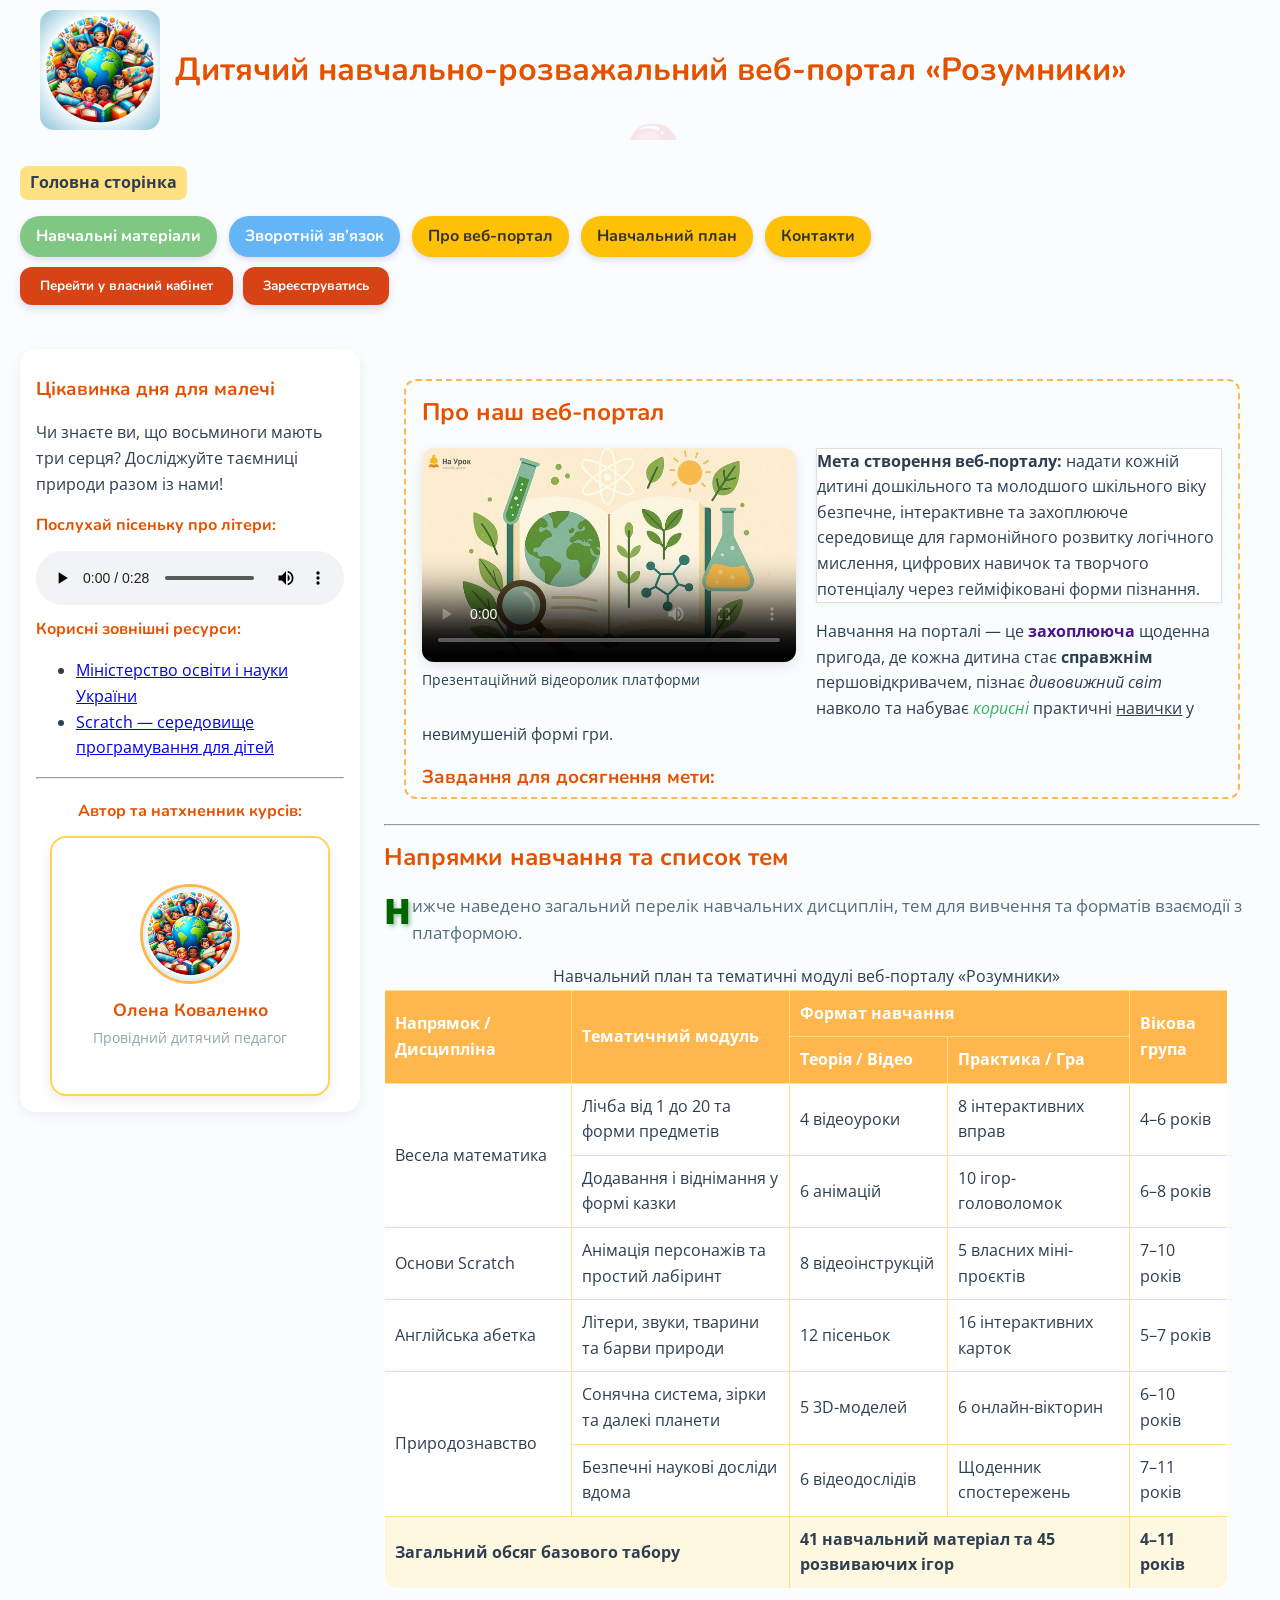
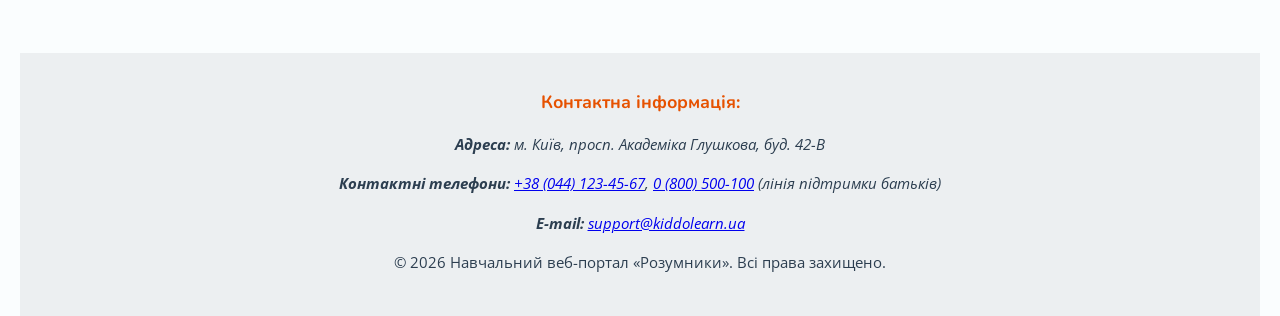
<file: index.html>
<!DOCTYPE html>
<html lang="uk">
<head>
    <meta charset="UTF-8">
    <meta name="viewport" content="width=device-width, initial-scale=1.0">
    <meta name="description" content="Дитячий освітній портал: інтерактивні курси, навчальні матеріали та корисні ресурси для розвитку дітей.">
    <title>Розумники — Веб-портал для навчання дітей</title>

    <link rel="stylesheet" href="css/style.css">
    <!-- Внутрішня таблиця стилів -->
    <style>
        .page-badge {
            display: inline-block;
            background: #FFE082;
            padding: 4px 10px;
            border-radius: 8px;
            font-weight: bold;
        }

        body.theme-night .page-badge {
            background-color: #1E293B;       /* Темно-синій фон плашки */
            color: #FFD54F;                  /* Чіткий золотисто-жовтий текст */
            border: 1px solid #FFB74D;       /* Акуратна тепла рамка */
            box-shadow: 0 0 10px rgba(255, 183, 77, 0.25); /* Легке приємне неонове світіння */
        }
    </style>

    <script defer src="js/index.js"></script>
</head>
<body>

    <!-- ШАПКА САЙТУ (HEADER) -->
    <header>
        <div class="brand-header">
            <!-- Назва та логотип веб-порталу -->
            <img src="assets/images/logo.jpg" alt="Логотип дитячого навчального порталу Розумники" width="120" height="120" loading="eager">
            <h1>Дитячий навчально-розважальний веб-портал «Розумники»</h1>
        </div>

        <p><span class="page-badge">Головна сторінка</span></p>

        <!-- Навігаційне меню (NAV) -->
        <nav>
            <ul>
                <li><a href="courses.html">Навчальні матеріали</a></li>
                <li><a href="feedback.html">Зворотній зв’язок</a></li>
                <!-- 2 якірні посилання на складові документу -->
                <li><a href="#about">Про веб-портал</a></li>
                <li><a href="#study-plan">Навчальний план</a></li>
                <li><a href="#contacts">Контакти</a></li>
            </ul>
        </nav>

        <!-- Кнопки переходу -->
        <div>
            <button type="button" onclick="alert('Перехід у власний кабінет')">Перейти у власний кабінет</button>
            <button type="button" onclick="alert('Реєстрація нового користувача')">Зареєструватись</button>
        </div>
    </header>

    <hr>

    <!-- БІЧНА ПАНЕЛЬ (ASIDE) -->
    <aside>
        <h3>Цікавинка дня для малечі</h3>
        <p>Чи знаєте ви, що восьминоги мають три серця? Досліджуйте таємниці природи разом із нами!</p>
        
        <!-- Мультимедіа: аудіо -->
        <h4>Послухай пісеньку про літери:</h4>
        <audio controls>
            <source src="assets/audio/Alphabet-Song.mp3" type="audio/mpeg">
            Ваш браузер не підтримує аудіоелемент.
        </audio>

        <!-- 2 зовнішні посилання -->
        <h4>Корисні зовнішні ресурси:</h4>
        <ul>
            <li>
                <a href="https://mon.gov.ua/" target="_blank" rel="noopener noreferrer">Міністерство освіти і науки України</a>
            </li>
            <li>
                <a href="https://scratch.mit.edu/" target="_blank" rel="noopener noreferrer">Scratch — середовище програмування для дітей</a>
            </li>
        </ul>

        <!-- Блок автора курсу з 3D фліп-картою -->
        <hr>
        <div class="author-section">
            <h4>Автор та натхненник курсів:</h4>
            <div class="flip-card" id="authorCard">
                <div class="flip-card-inner">
                    <!-- Передня сторона (зображення та ім'я) -->
                    <div class="flip-card-front">
                        <img src="assets/images/logo.jpg" alt="Олена Коваленко — автор курсів" class="author-photo" width="100" height="100">
                        <p class="author-name">Олена Коваленко</p>
                        <span class="author-title">Провідний дитячий педагог</span>
                    </div>
                    <!-- Зворотна сторона (девіз / цитата) -->
                    <div class="flip-card-back">
                        <h5>Життєве кредо:</h5>
                        <blockquote class="author-quote">
                            «Навчання має бути захоплюючою грою, яка відкриває крила природній допитливості дитини!»
                        </blockquote>
                        <p class="author-signature">— О. І. Коваленко</p>
                    </div>
                </div>
            </div>
        </div>
    </aside>

    <hr>

    <!-- ОСНОВНИЙ КОНТЕНТ (MAIN) -->
    <main>

        <!-- СТАТТЯ (ARTICLE): Мета та завдання -->
        <article id="about">
            <h2>Про наш веб-портал</h2>

            <figure class="media-left">
                <video controls poster="assets/images/course-nature.jpg" width="320" height="180">
                    <source src="assets/video/intro.mp4" type="video/mp4">
                    Ваш браузер не підтримує тег video.
                </video>
                <figcaption>Презентаційний відеоролик платформи</figcaption>
            </figure>

            <p>
                <strong>Мета створення веб-порталу:</strong> надати кожній дитині дошкільного та молодшого шкільного віку безпечне, інтерактивне та захоплююче середовище для гармонійного розвитку логічного мислення, цифрових навичок та творчого потенціалу через гейміфіковані форми пізнання.
            </p>

            <!-- Обов'язкове речення зі стилізацією тегами span, i, b, em, u -->
            <p>
                Навчання на порталі — це <span>захоплююча</span> щоденна пригода, де кожна дитина стає <b>справжнім</b> першовідкривачем, пізнає <i>дивовижний світ</i> навколо та набуває <em>корисні</em> практичні <u>навички</u> у невимушеній формі гри.
            </p>

            <h3 class="tasks-title">Завдання для досягнення мети:</h3>
            <!-- Перелік завдань (не менше 3-х ненумерованих) -->
            <ul class="tasks-list">
                <li>Формування математичної грамотності та просторової уяви за допомогою логічних задач і головоломок.</li>
                <li>Ознайомлення дітей з основами візуального програмування та алгоритмізації на ранніх етапах розвитку.</li>
                <li>Стимулювання інтересу до вивчення іноземних мов через інтерактивні аудіоказки та пісні.</li>
                <li>Забезпечення психологічно безпечного цифрового простору без нав'язливої реклами та стресового оцінювання.</li>
            </ul>
        </article>

        <hr>

        <!-- СТАТТЯ (ARTICLE): Таблиця навчального плану -->
        <article id="study-plan">
            <h2>Напрямки навчання та список тем</h2>
            <p>Нижче наведено загальний перелік навчальних дисциплін, тем для вивчення та форматів взаємодії з платформою.</p>

            <!-- ТАБЛИЦЯ: caption, thead, tbody, tfoot, 7 рядків, 5 стовпців, 4 об'єднані комірки (rowspan і colspan) -->
             <div class="table-wrap">
                <table border="1" cellpadding="8" cellspacing="0">
                    <caption>Навчальний план та тематичні модулі веб-порталу «Розумники»</caption>
                    <thead>
                        <tr>
                            <th rowspan="2">Напрямок / Дисципліна</th>
                            <th rowspan="2">Тематичний модуль</th>
                            <th colspan="2">Формат навчання</th>
                            <th rowspan="2">Вікова група</th>
                        </tr>
                        <tr>
                            <th>Теорія / Відео</th>
                            <th>Практика / Гра</th>
                        </tr>
                    </thead>
                    <tbody>
                        <tr>
                            <td rowspan="2">Весела математика</td>
                            <td>Лічба від 1 до 20 та форми предметів</td>
                            <td>4 відеоуроки</td>
                            <td>8 інтерактивних вправ</td>
                            <td>4–6 років</td>
                        </tr>
                        <tr>
                            <td>Додавання і віднімання у формі казки</td>
                            <td>6 анімацій</td>
                            <td>10 ігор-головоломок</td>
                            <td>6–8 років</td>
                        </tr>
                        <tr>
                            <td>Основи Scratch</td>
                            <td>Анімація персонажів та простий лабіринт</td>
                            <td>8 відеоінструкцій</td>
                            <td>5 власних міні-проєктів</td>
                            <td>7–10 років</td>
                        </tr>
                        <tr>
                            <td>Англійська абетка</td>
                            <td>Літери, звуки, тварини та барви природи</td>
                            <td>12 пісеньок</td>
                            <td>16 інтерактивних карток</td>
                            <td>5–7 років</td>
                        </tr>
                        <tr>
                            <td rowspan="2">Природознавство</td>
                            <td>Сонячна система, зірки та далекі планети</td>
                            <td>5 3D-моделей</td>
                            <td>6 онлайн-вікторин</td>
                            <td>6–10 років</td>
                        </tr>
                        <tr>
                            <td>Безпечні наукові досліди вдома</td>
                            <td>6 відеодослідів</td>
                            <td>Щоденник спостережень</td>
                            <td>7–11 років</td>
                        </tr>
                    </tbody>
                    <tfoot>
                        <tr>
                            <th colspan="2">Загальний обсяг базового табору</th>
                            <td colspan="2">41 навчальний матеріал та 45 розвиваючих ігор</td>
                            <td>4–11 років</td>
                        </tr>
                    </tfoot>
                </table>
            </div>
        </article>

    </main>

    <hr>

    <!-- ПІДВАЛ (FOOTER) -->
    <footer id="contacts" tabindex="0">
        <h3>Контактна інформація:</h3>
        <address>
            <p><strong>Адреса:</strong> м. Київ, просп. Академіка Глушкова, буд. 42-В</p>
            <p><strong>Контактні телефони:</strong> <a href="tel:+380441234567">+38 (044) 123-45-67</a>, <a href="tel:+380800500100">0 (800) 500-100</a> (лінія підтримки батьків)</p>
            <p><strong>E-mail:</strong> <a href="mailto:support@kiddolearn.ua">support@kiddolearn.ua</a></p>
        </address>
        <p>&copy; 2026 Навчальний веб-портал «Розумники». Всі права захищено.</p>
    </footer>

</body>
</html>
</file>
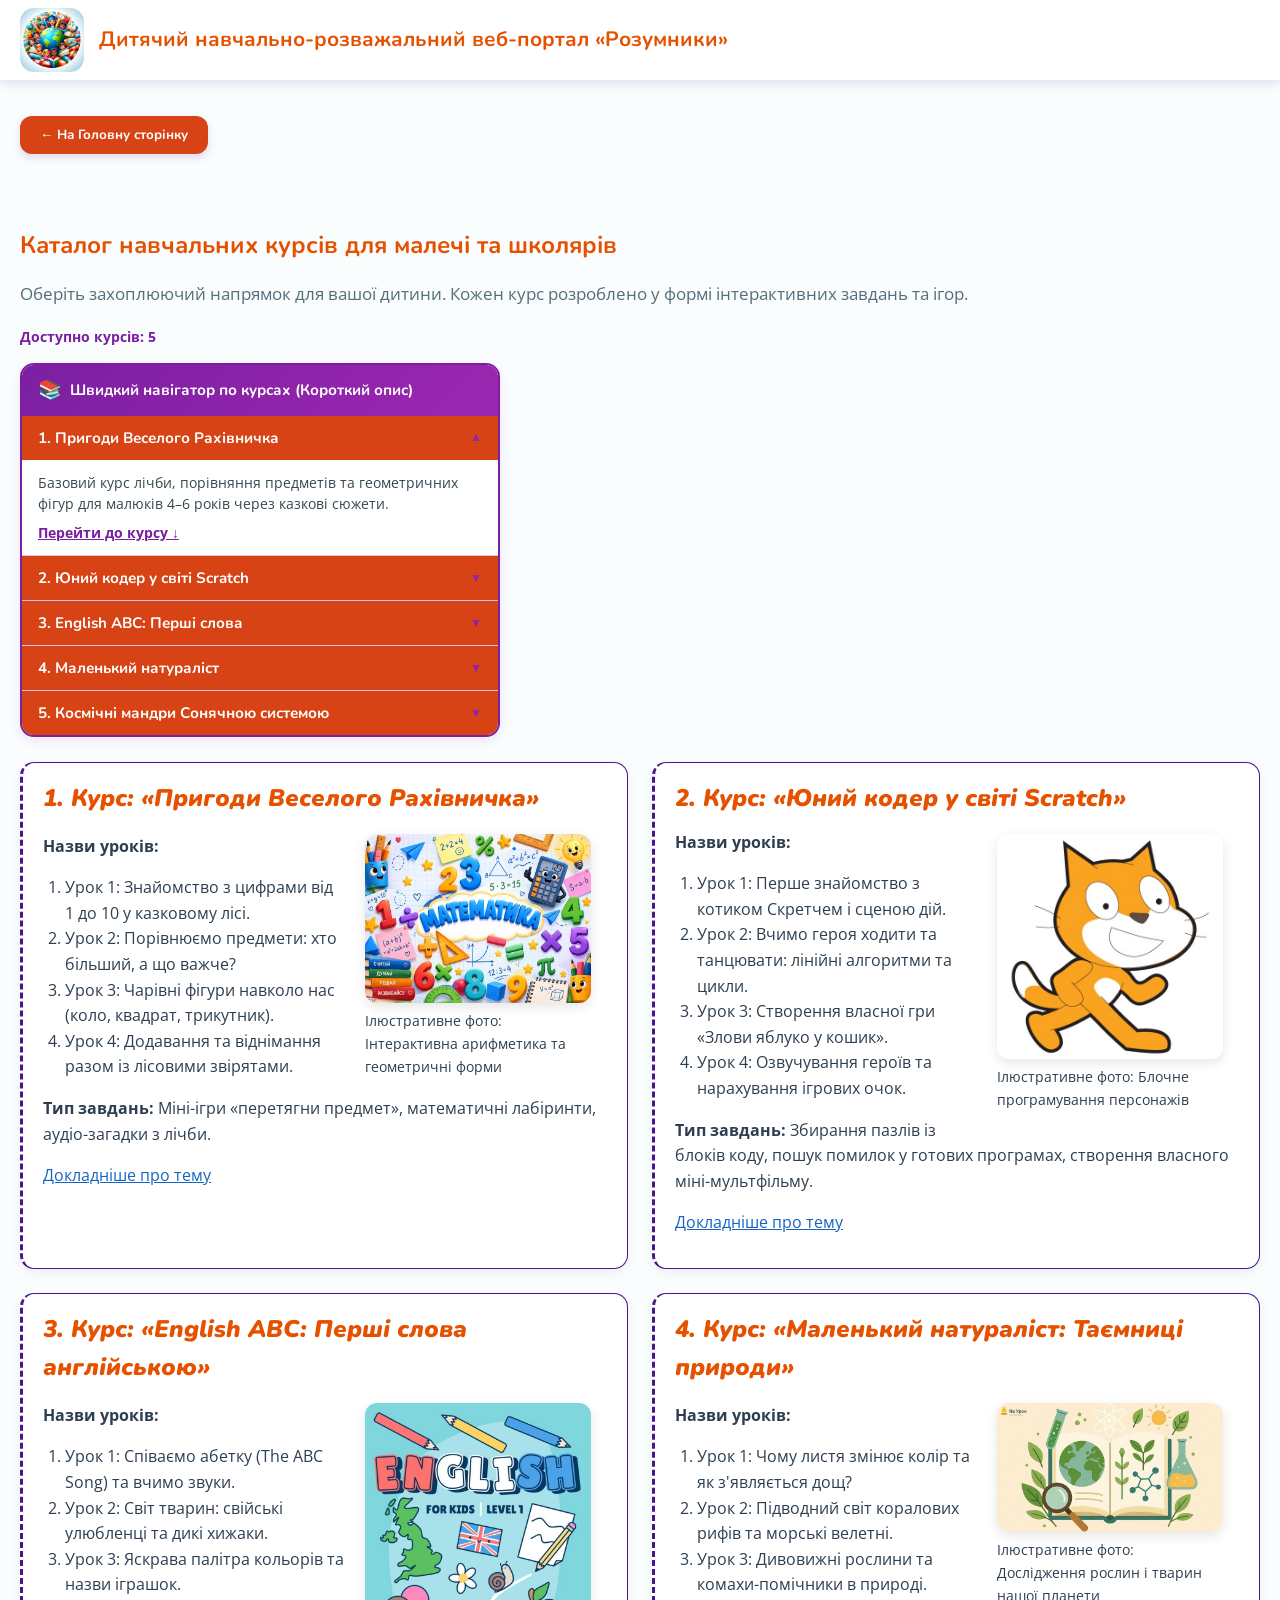
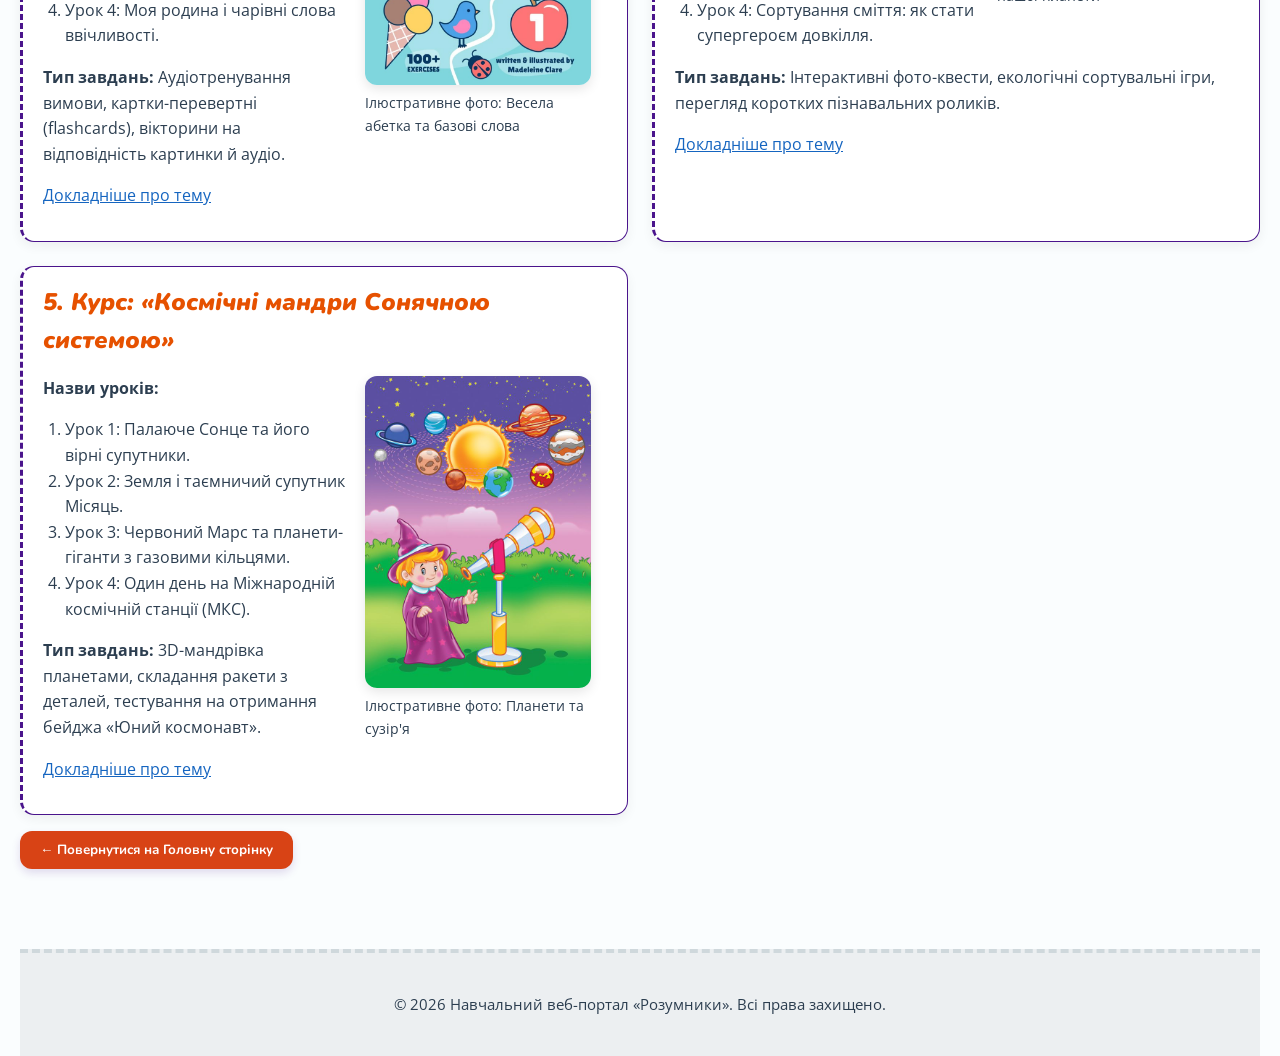
<file: courses.html>
<!DOCTYPE html>
<html lang="uk">
<head>
    <meta charset="UTF-8">
    <meta name="viewport" content="width=device-width, initial-scale=1.0">
    <meta name="description" content="Каталог навчальних курсів для дітей: програмування, іноземні мови, логіка та творчі заняття.">
    <title>Наші курси — Веб-портал «Розумники»</title>

    <link rel="stylesheet" href="css/style.css">
    <!-- Внутрішня таблиця стилів -->
    <style>
        .courses-counter {
            font-size: 0.9rem;
            color: #7B1FA2;
            font-weight: 700;
        }
    </style>

    <script defer src="js/courses.js"></script>
</head>
<body class="page-courses">

    <!-- ШАПКА СТОРІНКИ -->
    <header>
        <div>
            <img src="assets/images/logo.jpg" alt="Логотип дитячого навчального порталу Розумники" width="120" height="120" loading="eager">
            <h1>Дитячий навчально-розважальний веб-портал «Розумники»</h1>
        </div>
        
        <p>
            <a href="index.html">
                <button type="button">&larr; На Головну сторінку</button>
            </a>
        </p>
    </header>

    <!-- ОСНОВНА ЧАСТИНА -->
    <main>
        <h2>Каталог навчальних курсів для малечі та школярів</h2>
        <p>Оберіть захоплюючий напрямок для вашої дитини. Кожен курс розроблено у формі інтерактивних завдань та ігор.</p>
        <p class="courses-counter">Доступно курсів: 5</p>
        
            <!-- Інтерактивний акордеон у верхньому лівому куті (Вимога варіанта 4) -->
            <div class="courses-accordion-wrapper">
                <div class="accordion" id="coursesAccordion">
                    <div class="accordion-title">
                        <span class="accordion-icon">📚</span>
                        <strong>Швидкий навігатор по курсах (Короткий опис)</strong>
                    </div>

                    <!-- Елемент акордеона 1 -->
                    <div class="accordion-item">
                        <button type="button" class="accordion-header" aria-expanded="false">
                            <span>1. Пригоди Веселого Рахівничка</span>
                            <span class="chevron">▼</span>
                        </button>
                        <div class="accordion-body">
                            <div class="accordion-content">
                                <p>Базовий курс лічби, порівняння предметів та геометричних фігур для малюків 4–6 років через казкові сюжети.</p>
                                <a href="#course-1" class="accordion-link">Перейти до курсу &darr;</a>
                            </div>
                        </div>
                    </div>

                    <!-- Елемент акордеона 2 -->
                    <div class="accordion-item">
                        <button type="button" class="accordion-header" aria-expanded="false">
                            <span>2. Юний кодер у світі Scratch</span>
                            <span class="chevron">▼</span>
                        </button>
                        <div class="accordion-body">
                            <div class="accordion-content">
                                <p>Візуальне блочне програмування, створення анімацій, перших інтерактивних лабіринтів та міні-ігор на платформі Scratch.</p>
                                <a href="#course-2" class="accordion-link">Перейти до курсу &darr;</a>
                            </div>
                        </div>
                    </div>

                    <!-- Елемент акордеона 3 -->
                    <div class="accordion-item">
                        <button type="button" class="accordion-header" aria-expanded="false">
                            <span>3. English ABC: Перші слова</span>
                            <span class="chevron">▼</span>
                        </button>
                        <div class="accordion-body">
                            <div class="accordion-content">
                                <p>Англійська абетка, перші тематичні слова (тварини, кольори, родина) та аудіо-тренажери правильної вимови.</p>
                                <a href="#course-3" class="accordion-link">Перейти до курсу &darr;</a>
                            </div>
                        </div>
                    </div>

                    <!-- Елемент акордеона 4 -->
                    <div class="accordion-item">
                        <button type="button" class="accordion-header" aria-expanded="false">
                            <span>4. Маленький натураліст</span>
                            <span class="chevron">▼</span>
                        </button>
                        <div class="accordion-body">
                            <div class="accordion-content">
                                <p>Пізнавальні уроки про явища природи, підводний світ, екологію, сортування сміття та безпечні домашні досліди.</p>
                                <a href="#course-4" class="accordion-link">Перейти до курсу &darr;</a>
                            </div>
                        </div>
                    </div>

                    <!-- Елемент акордеона 5 -->
                    <div class="accordion-item">
                        <button type="button" class="accordion-header" aria-expanded="false">
                            <span>5. Космічні мандри Сонячною системою</span>
                            <span class="chevron">▼</span>
                        </button>
                        <div class="accordion-body">
                            <div class="accordion-content">
                                <p>Дослідження планет, супутників, зірок і життя космонавтів на Міжнародній космічній станції за допомогою 3D-моделей.</p>
                                <a href="#course-5" class="accordion-link">Перейти до курсу &darr;</a>
                            </div>
                        </div>
                    </div>
                </div>
            </div>

        <section>
            <!-- КУРС 1 -->
            <article id="course-1">
                <h3>1. Курс: «Пригоди Веселого Рахівничка»</h3>
                <figure class="media-right">
                    <img src="assets/images/course-math.jpg" alt="Курс інтерактивної математики" width="240" height="180">
                    <figcaption>Ілюстративне фото: Інтерактивна арифметика та геометричні форми</figcaption>
                </figure>
                <p><strong>Назви уроків:</strong></p>
                <ol>
                    <li>Урок 1: Знайомство з цифрами від 1 до 10 у казковому лісі.</li>
                    <li>Урок 2: Порівнюємо предмети: хто більший, а що важче?</li>
                    <li>Урок 3: Чарівні фігури навколо нас (коло, квадрат, трикутник).</li>
                    <li>Урок 4: Додавання та віднімання разом із лісовими звірятами.</li>
                </ol>
                <p><strong>Тип завдань:</strong> Міні-ігри «перетягни предмет», математичні лабіринти, аудіо-загадки з лічби.</p>
                <p><a href="https://www.khanacademy.org/math/early-math" target="_blank" rel="noopener noreferrer">Докладніше про тему</a></p>
            </article>

            <hr>

            <!-- КУРС 2 -->
            <article id="course-2">
                <h3>2. Курс: «Юний кодер у світі Scratch»</h3>
                <figure class="media-right">
                    <img src="assets/images/course-scratch.jpg" alt="Курс візуального кодування" width="180" height="180">
                    <figcaption>Ілюстративне фото: Блочне програмування персонажів</figcaption>
                </figure>
                <p style="margin-top: 0;"><strong>Назви уроків:</strong></p>
                <ol>
                    <li>Урок 1: Перше знайомство з котиком Скретчем і сценою дій.</li>
                    <li>Урок 2: Вчимо героя ходити та танцювати: лінійні алгоритми та цикли.</li>
                    <li>Урок 3: Створення власної гри «Злови яблуко у кошик».</li>
                    <li>Урок 4: Озвучування героїв та нарахування ігрових очок.</li>
                </ol>
                <p><strong>Тип завдань:</strong> Збирання пазлів із блоків коду, пошук помилок у готових програмах, створення власного міні-мультфільму.</p>
                <p><a href="https://scratch.mit.edu/" target="_blank" rel="noopener noreferrer">Докладніше про тему</a></p>
            </article>

            <hr>

            <!-- КУРС 3 -->
            <article id="course-3">
                <h3>3. Курс: «English ABC: Перші слова англійською»</h3>
                <figure class="media-right">
                    <img src="assets/images/course-english.jpg" alt="Курс англійської для дітей" width="144" height="180">
                    <figcaption>Ілюстративне фото: Весела абетка та базові слова</figcaption>
                </figure>
                <p><strong>Назви уроків:</strong></p>
                <ol>
                    <li>Урок 1: Співаємо абетку (The ABC Song) та вчимо звуки.</li>
                    <li>Урок 2: Світ тварин: свійські улюбленці та дикі хижаки.</li>
                    <li>Урок 3: Яскрава палітра кольорів та назви іграшок.</li>
                    <li>Урок 4: Моя родина і чарівні слова ввічливості.</li>
                </ol>
                <p><strong>Тип завдань:</strong> Аудіотренування вимови, картки-перевертні (flashcards), вікторини на відповідність картинки й аудіо.</p>
                <p><a href="https://learnenglishkids.britishcouncil.org/" target="_blank" rel="noopener noreferrer">Докладніше про тему</a></p>
            </article>

            <hr>

            <!-- КУРС 4 -->
            <article id="course-4">
                <h3>4. Курс: «Маленький натураліст: Таємниці природи»</h3>
                <figure class="media-right">
                    <img src="assets/images/course-nature.jpg" alt="Курс природознавства" width="315" height="180">
                    <figcaption>Ілюстративне фото: Дослідження рослин і тварин нашої планети</figcaption>
                </figure>
                <p><strong>Назви уроків:</strong></p>
                <ol>
                    <li>Урок 1: Чому листя змінює колір та як з'являється дощ?</li>
                    <li>Урок 2: Підводний світ коралових рифів та морські велетні.</li>
                    <li>Урок 3: Дивовижні рослини та комахи-помічники в природі.</li>
                    <li>Урок 4: Сортування сміття: як стати супергероєм довкілля.</li>
                </ol>
                <p><strong>Тип завдань:</strong> Інтерактивні фото-квести, екологічні сортувальні ігри, перегляд коротких пізнавальних роликів.</p>
                <p><a href="https://kids.nationalgeographic.com/" target="_blank" rel="noopener noreferrer">Докладніше про тему</a></p>
            </article>

            <hr>

            <!-- КУРС 5 -->
            <article id="course-5">
                <h3>5. Курс: «Космічні мандри Сонячною системою»</h3>
                <figure class="media-right">
                    <img src="assets/images/course-space.jpg" alt="Курс астрономії для дітей" width="130" height="180">
                    <figcaption>Ілюстративне фото: Планети та сузір'я</figcaption>
                </figure>
                <p><strong>Назви уроків:</strong></p>
                <ol>
                    <li>Урок 1: Палаюче Сонце та його вірні супутники.</li>
                    <li>Урок 2: Земля і таємничий супутник Місяць.</li>
                    <li>Урок 3: Червоний Марс та планети-гіганти з газовими кільцями.</li>
                    <li>Урок 4: Один день на Міжнародній космічній станції (МКС).</li>
                </ol>
                <p><strong>Тип завдань:</strong> 3D-мандрівка планетами, складання ракети з деталей, тестування на отримання бейджа «Юний космонавт».</p>
                <p><a href="https://spaceplace.nasa.gov/" target="_blank" rel="noopener noreferrer">Докладніше про тему</a></p>
            </article>
        </section>

        <p>
            <a href="index.html">
                <button type="button">&larr; Повернутися на Головну сторінку</button>
            </a>
        </p>
    </main>

    <hr>

    <!-- ПІДВАЛ -->
    <footer>
        <p>&copy; 2026 Навчальний веб-портал «Розумники». Всі права захищено.</p>
    </footer>

</body>
</html>
</file>
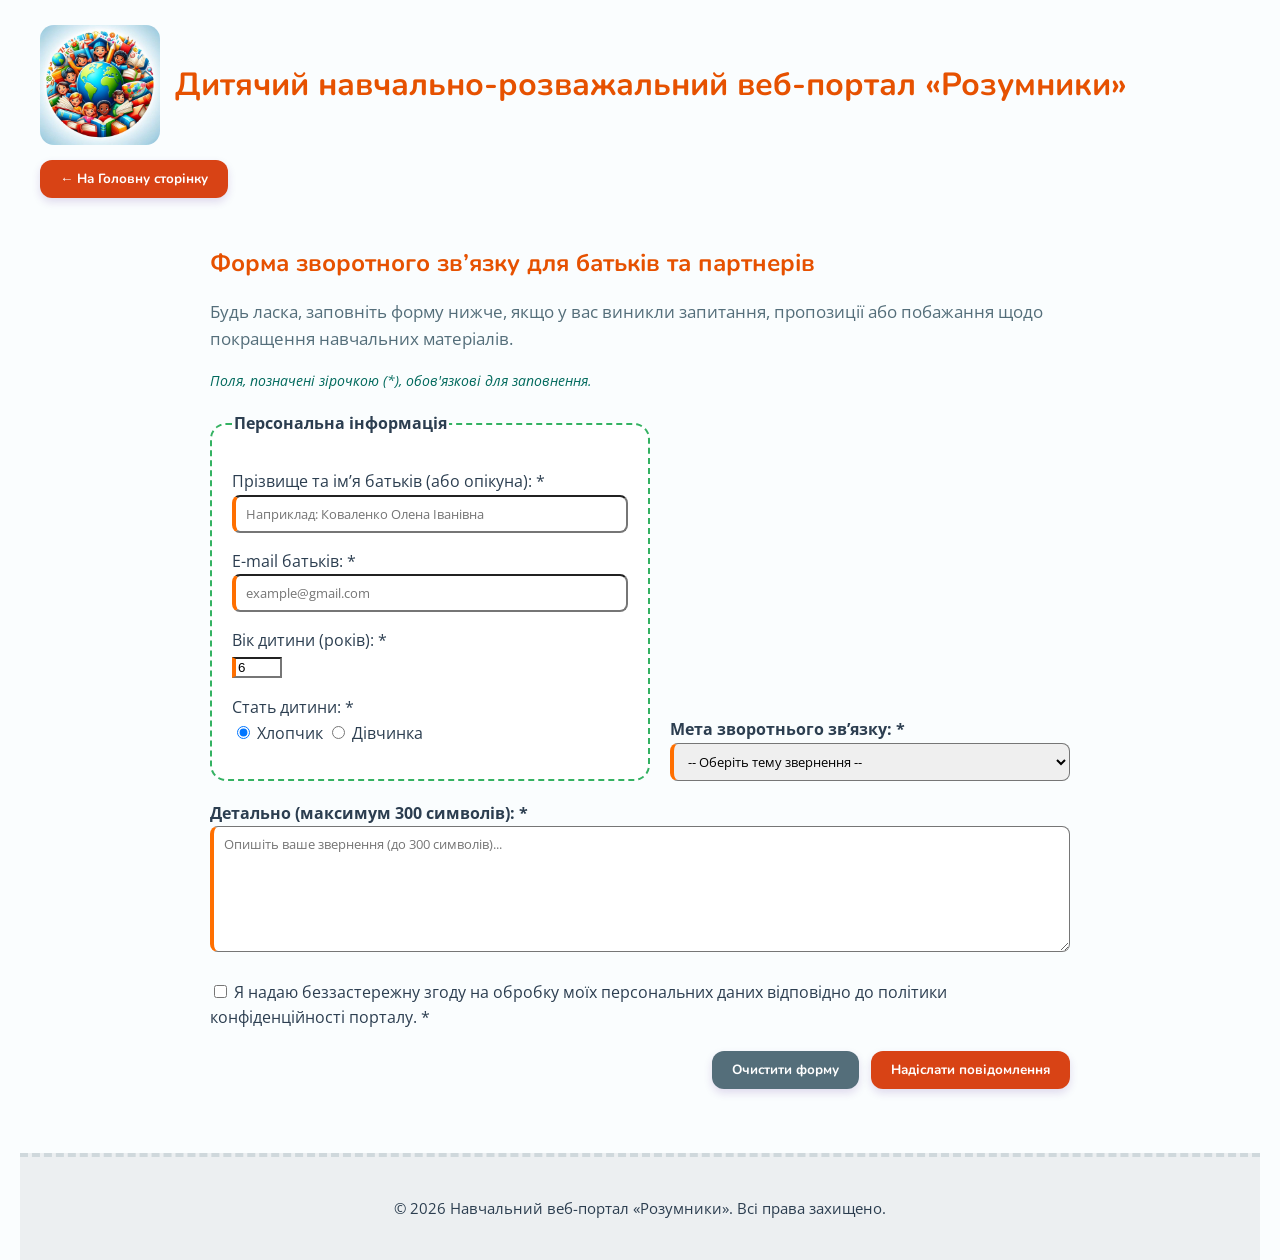
<file: feedback.html>
<!DOCTYPE html>
<html lang="uk">
<head>
    <meta charset="UTF-8">
    <meta name="viewport" content="width=device-width, initial-scale=1.0">
    <meta name="description" content="Форма зворотного зв'язку дитячого навчального порталу. Залиште свій відгук, запитання чи пропозицію.">
    <title>Зворотній зв’язок — Веб-портал «Розумники»</title>

    <link rel="stylesheet" href="css/style.css">
    <!-- Внутрішня таблиця стилів -->
    <style>
        .feedback-help-text {
            color: #00695C;
            font-size: 0.85rem;
            font-style: italic;
        }
    </style>

    <script defer src="js/feedback.js"></script>
</head>
<body class="page-feedback">

    <!-- ШАПКА СТОРІНКИ -->
    <header>
        <div>
            <img src="assets/images/logo.jpg" alt="Логотип дитячого навчального порталу Розумники" width="120" height="120" loading="eager">
            <h1>Дитячий навчально-розважальний веб-портал «Розумники»</h1>
        </div>
        
        <p>
            <a href="index.html">
                <button type="button">← На Головну сторінку</button>
            </a>
        </p>
    </header>

    <hr>

    <!-- ОСНОВНИЙ КОНТЕНТ -->
    <main>
        <h2>Форма зворотного зв’язку для батьків та партнерів</h2>
        <p>Будь ласка, заповніть форму нижче, якщо у вас виникли запитання, пропозиції або побажання щодо покращення навчальних матеріалів.</p>

        <!-- ФОРМА ЗВОРОТНОГО ЗВ'ЯЗКУ -->
        <form action="#" method="post">

            <p class="feedback-help-text">Поля, позначені зірочкою (*), обов'язкові для заповнення.</p>

            <!-- Група полів 1-4: рамка з легендою "Персональна інформація" -->
            <fieldset>
                <legend><strong>Персональна інформація</strong></legend>

                <!-- 1. Прізвище та ім’я батьків -->
                <p>
                    <label for="parent-name">Прізвище та ім’я батьків (або опікуна): *</label><br>
                    <input type="text" id="parent-name" name="parent_name" placeholder="Наприклад: Коваленко Олена Іванівна" size="40" required>
                </p>

                <!-- 2. E-mail батьків -->
                <p>
                    <label for="parent-email">E-mail батьків: *</label><br>
                    <input type="email" id="parent-email" name="parent_email" placeholder="example@gmail.com" size="40" required>
                </p>

                <!-- 3. Вік дитини -->
                <p>
                    <label for="child-age">Вік дитини (років): *</label><br>
                    <input type="number" id="child-age" name="child_age" min="3" max="16" step="1" value="6" required>
                </p>

                <!-- 4. Стать дитини -->
                <p>
                    <span>Стать дитини: *</span><br>
                    <input type="radio" id="gender-boy" name="child_gender" value="хлопчик" checked>
                    <label for="gender-boy">Хлопчик</label>

                    <input type="radio" id="gender-girl" name="child_gender" value="дівчинка">
                    <label for="gender-girl">Дівчинка</label>
                </p>
            </fieldset>

            <br>

            <!-- 5. Випадаючий список "Мета зворотнього зв'язку" -->
            <p class="form-purpose">
                <label for="feedback-purpose"><strong>Мета зворотнього зв’язку: *</strong></label><br>
                <select id="feedback-purpose" name="feedback_purpose" required>
                    <option value="" disabled selected>-- Оберіть тему звернення --</option>
                    <option value="cooperation">співпраця</option>
                    <option value="complaint">скарга на неякісний контент</option>
                    <option value="suggestion">пропозиція</option>
                    <option value="bug">наявність помилки</option>
                </select>
            </p>

            <!-- 6. Поле "Детально" з обмеженнями на висоту, ширину і кількість символів -->
            <p class="form-details">
                <label for="feedback-details"><strong>Детально (максимум 300 символів): *</strong></label><br>
                <textarea id="feedback-details" name="feedback_details" rows="6" cols="50" maxlength="300" placeholder="Опишіть ваше звернення (до 300 символів)..." required></textarea>
            </p>

            <!-- Згода на обробку персональних даних -->
            <p class="form-consent">
                <input type="checkbox" id="consent" name="data_consent" required>
                <label for="consent">Я надаю беззастережну згоду на обробку моїх персональних даних відповідно до політики конфіденційності порталу. *</label>
            </p>

            <!-- Кнопки відправлення та скидання -->
            <p class="form-actions">
                <button type="submit">Надіслати повідомлення</button>
                <button type="reset">Очистити форму</button>
            </p>

        </form>
    </main>

    <hr>

    <!-- ПІДВАЛ -->
    <footer>
        <p>© 2026 Навчальний веб-портал «Розумники». Всі права захищено.</p>
    </footer>

</body>
</html>
</file>
<file: css/style.css>
/* ==========================================================================
   Лабораторна робота №2. Базові стилі дитячого веб-порталу «Розумники»
   Стиль дизайну: Мальований / ігровий
   ========================================================================== */

/* 1. Підключення двох різних шрифтів: Nunito та Open Sans */
@import url('https://fonts.googleapis.com/css2?family=Nunito:wght@400;700;900&family=Open+Sans:ital,wght@0,400;0,600;1,400&display=swap');

/* Глобальні змінні кольорів різними способами (HEX, RGB, HSL, Name) */
:root {
    --primary-color: #FF6F00; /* HEX */
    --primary-dark: #E65100; /* HEX */
    --accent-color: #4A148C; /* HEX (за варіантом)*/
    --card-bg-rgb: rgb(255, 255, 255); /* RGB */
    --shadow-color: rgba(74, 20, 140, 0.15); /* RGBA */
    --soft-green: hsl(142, 55%, 45%); /* HSL */
    --fun-yellow: hsl(45, 100%, 51%); /* HSL */
    --text-main: #2C3E50; /* HEX */
    --bg-page: #F5F9FC; /* HEX */
    --amber: #FFB74D; /* HEX */
    --amber-light: #FFE082; /* HEX */
    --link-blue: #1565C0; /* HEX */
    --gray-muted: #90A4AE; /* HEX */

}

/* Універсальний селектор */
* {
    box-sizing: border-box;
}

/* 2. Базові правила для body */
body {
    margin: 0;
    padding: 0;
    background-color: var(--bg-page);
    font-family: 'Open Sans', sans-serif;   /* Шрифт №1: основний текст */
    color: var(--text-main);
    line-height: 1.6;
}

/* Селектор елементів: заголовки отримують шрифт №2 (Nunito) */
h1, h2, h3, h4, h5, h6 {
    font-family: 'Nunito', sans-serif;      /* Шрифт №2: заголовки */
    color: var(--primary-dark);
    margin-top: 0.5em;
    margin-bottom: 0.5em;
}

/* Комбінатор нащадка (пробіл): кнопки всередині посилань */
a button {
    cursor: pointer;
}

/* Комбінатор безпосередньої дитини (>) */
nav > ul {
    list-style: none;
    padding: 0;
    margin: 0;
    display: flex;
    flex-wrap: wrap;
    gap: 12px;
}

nav > ul > li > a {
    display: inline-block;
    padding: 8px 16px;
    background-color: var(--fun-yellow);
    color: #333333;
    text-decoration: none;
    font-family: 'Nunito', sans-serif;
    font-weight: 700;
    border-radius: 20px;
    box-shadow: 0 3px 6px var(--shadow-color);
    transition: transform 0.2s ease, background-color 0.2s ease;
}

nav > ul > li > a:hover {
    background-color: #FFB300;
    transform: translateY(-2px);
}

/* Селектор за атрибутом із частковим входженням [attr*=value] */
a[href*="courses"] {
    background-color: #81C784 !important; /* Зеленуватий акцент для навчальних матеріалів */
    color: white !important;              /* Спосіб кольору: Name */
}

a[href*="feedback"] {
    background-color: #64B5F6 !important; /* Блакитний для зворотного зв'язку */
    color: white !important;
}

/* Суміжний сестринський комбінатор (+) */
h2 + p {
    font-size: 1.05rem;
    color: #546E7A;
}

/* Селектори кнопок форми та дій */
button {
    font-family: 'Nunito', sans-serif;
    font-weight: 700;
    padding: 10px 20px;
    border: none;
    border-radius: 12px;
    cursor: pointer;
    background-color: var(--primary-color);
    color: white;                         /* Спосіб кольору: Name */
    box-shadow: 0 4px 8px var(--shadow-color);
    transition: all 0.25s ease;
}

button:hover {
    background-color: var(--primary-dark);
    transform: scale(1.03);
}

/* Селектор за обов'язковим атрибутом [required] */
input[required], textarea[required], select[required] {
    border-left: 4px solid var(--primary-color);
}

/* Стилізація зображень у мальованому стилі */
img {
    border-radius: 14px;
    max-width: 100%;
    height: auto;
}

/* Спільний футер */
footer {
    background: #ECEFF1;
    text-align: center;
    padding: 24px;
    margin-top: 40px;
    border-top: 4px dashed #CFD8DC;
    font-size: 0.95rem;
}


/* ==========================================================================
   3. Стилі для Головної сторінки (index.html) — Варіант 4
   ========================================================================== */

/* 1. Позиціонування шапки (position: relative, z-index) */
header {
    position: relative;
    padding-top: 150px;                     /* Місце для абсолютно позиціонованого логотипу */
    padding-bottom: 20px;
    z-index: 10;
}

/* Вимога варіанта: Назва веб-порталу та логотип абсолютно позиціоновані з 0 відступом зверху */
header > div:first-child {
    position: absolute;
    top: 0;
    left: 20px;
    display: flex;
    align-items: center;
    gap: 15px;
}

header > nav {
    margin-bottom: 10px;
}

header div:last-child {
    display: flex;
    gap: 10px;
}

/* 2. Макет сторінки на CSS Grid (п. 6 завдання) */
@media (min-width: 768px) {
    body {
        display: grid;
        grid-template-areas:
            "header header"
            "aside main"
            "footer footer";
        grid-template-columns: 340px 1fr;
        gap: 24px;
        padding: 0 20px;
    }

    header {
        grid-area: header;
    }

    aside {
        grid-area: aside;
        position: static;                   /* Друге значення position: static */
        background: var(--card-bg-rgb);     /* RGB */
        padding: 16px;
        border-radius: 16px;
        box-shadow: 0 4px 12px rgba(0, 0, 0, 0.06);
        height: fit-content;
    }

    main {
        grid-area: main;
    }

    footer {
        grid-area: footer;
    }

    /* Ховаємо <hr>, бо вони є прямими дітьми body і ламають сітку */
    body > hr {
        display: none;
    }
}

audio {
    width: 100%;
    min-width: 300px;
    box-sizing: border-box;
    max-width: 100%;
    display: block;
    margin: 12px 0;
}

/* 3. Float: відео ЗЛІВА, фото СПРАВА */
article figure {
    margin: 0;
}

/* Відео — зліва, текст обтікає справа */
article figure.media-left {
    float: left;
    clear: left;
    width: 45%;
    max-width: 480px;
    margin: 4px 20px 12px 16px;
}

/* Завдання починаються під відео, на всю ширину */
#about .tasks-title,
#about .tasks-list {
    clear: left;
}

/* Бонус: білий фон першого абзацу більше не заходить під відео */
#about p:first-of-type {
    display: flow-root;
}

/* Фото — справа, текст обтікає зліва */
article figure.media-right {
    float: right;
    clear: right;
    width: 30%;
    max-width: 240px;
    margin: 4px 16px 12px 20px;
}

/* Медіа заповнюють фігуру; float усередині фігури скидаємо */
article figure img,
article figure video {
    display: block;
    float: none;
    width: 100%;
    height: auto;
    margin: 0;
    border-radius: 12px;
    box-shadow: 0 4px 12px rgba(0, 0, 0, 0.1);
}

article figcaption {
    font-size: 0.9rem;
    padding: 6px 0;
}

/* Клірфікс: наступні блоки не наїжджають на float */
article::after {
    content: "";
    display: table;
    clear: both;
}

/* Вузькі екрани: прибираємо обтікання */
@media (max-width: 600px) {
    article figure.media-left,
    article figure.media-right {
        float: none;
        width: 100%;
        max-width: none;
        margin: 12px 0;
    }
}

/* 4. Вимога варіанта: Блок опису мети та завдань має margin, але НЕ має padding */
/* 5. Вимога: блок з найбільшим обсягом тексту зі смугою прокручування (overflow) */
#about {
    margin: 30px 20px 25px 20px;
    padding: 0 !important;          /* вимога варіанта */
    border: 2px dashed var(--amber);
    border-radius: 12px;
    max-height: 420px;
    overflow-y: auto;               /* прокрутка лишається, а також створює BFC */
}

/* Стилізація слів з обов'язкового речення (span, b, i, em, u) */
#about p span {
    color: var(--accent-color);       /* HEX: #4A148C */
    font-weight: 700;
}

#about p em {
    color: var(--soft-green);         /* HSL */
}

/* Маркери списку завдань (псевдоелемент ::marker) */
.tasks-list li::marker {
    color: var(--soft-green);
}

/* Відступи від рамки без padding у самому #about */
#about > :not(figure) {
    margin-left: 16px;
    margin-right: 16px;
}

/* 6. Вимога варіанта: Перша літера тексту про те, чому навчають, має тінь та темно-зелений колір */
#study-plan > p::first-letter {
    font-size: 2.2rem;
    font-weight: 900;
    color: darkgreen;                     /* Спосіб задання кольору: Name */
    text-shadow: 2px 2px 4px rgba(0, 100, 0, 0.4);
    float: left;
    margin-right: 1px;
    line-height: 1;
}

/* 7. Вимога варіанта: Зміщення таблиці при наведенні курсору праворуч на 2% ширини viewport (2vw) */
#study-plan .table-wrap {
    width: calc(100% - 2.5vw);
}

#study-plan table {
    width: 100%;
    border-collapse: collapse;
    background: var(--card-bg-rgb);
    border-radius: 12px;
    overflow: hidden;
    transition: transform 0.3s ease;
}

/* Вимога варіанта: зсув праворуч на 2vw при наведенні */
#study-plan .table-wrap:hover table {
    transform: translateX(2vw);
}

#study-plan th,
#study-plan td {
    border: 1px solid var(--amber-light);
    padding: 10px;
    text-align: left;
}

#study-plan thead th {
    background-color: var(--amber);
    color: var(--card-bg-rgb);
}

#study-plan tfoot tr {
    background-color: #FFF8E1;
    font-weight: bold;
}

/* 8. Вимога варіанта: Тінь у блоку контактів через 2 сек при фокусуванні */
footer#contacts {
    outline: none;
    cursor: pointer;
    /* Затримка появи тіні рівно 2 секунди (transition-delay: 2s) */
    transition: box-shadow 0.4s ease, border-color 0.4s ease;
    border: 2px solid transparent;
}

footer#contacts:focus {
    border-color: var(--primary-color);
    box-shadow: 0 0 25px 6px rgba(255, 111, 0, 0.45); /* Поява помітної тіні */
    transition: box-shadow 0.4s ease 2s, border-color 0.4s ease;
}

/* 9. Вимога п. 4: Елемент із переходом між 2 стилями (не менше 3 властивостей) */
.interactive-card,
#about p:first-of-type {
    background-color: var(--card-bg-rgb);
    border: 1px solid #E0E0E0;
    box-shadow: 0 2px 5px rgba(0, 0, 0, 0.05);
    transition: background-color 0.3s ease, box-shadow 0.3s ease, border-color 0.3s ease; /* 3 властивості переходу */
}

#about p:first-of-type:hover {
    background-color: #FFFDE7;
    border-color: #FFD54F;
    box-shadow: 0 6px 16px rgba(255, 179, 0, 0.25);
}

/* Анімація зростання насиченості фото до 150% */
@keyframes saturate-up {
    from { filter: saturate(1); }
    to   { filter: saturate(1.5); }
}

article figure img:hover {
    animation: saturate-up 0.6s ease forwards;
}


/* ==========================================================================
   Сторінка «Наші курси» — Grid, Варіант 4
   ========================================================================== */

/* Сітка сторінки без aside: одна колонка */
.page-courses {
    grid-template-areas:
        "header"
        "main"
        "footer";
    grid-template-columns: 1fr;
}

/* Вимога: блок з назвою та логотипом фіксований зверху */
.page-courses header {
    padding-top: 100px;                     /* місце під фіксовану панель */
}

.page-courses header > div:first-child {
    position: fixed;
    top: 0;
    left: 0;
    right: 0;
    z-index: 100;
    box-sizing: border-box;
    padding: 8px 20px;
    background: var(--card-bg-rgb);
    box-shadow: 0 3px 10px var(--shadow-color);
}

.page-courses header > div:first-child img {
    width: 64px;
    height: 64px;
}

.page-courses header h1 {
    font-size: 1.3rem;
    margin: 0;
}

/* Картки курсів: адаптивна сітка (Grid) */
.page-courses section {
    display: grid;
    grid-template-columns: repeat(auto-fit, minmax(min(100%, 460px), 1fr));
    gap: 24px;
}

.page-courses section > hr {
    display: none;
}

/* Вимога: темно-фіолетова рамка, права межа суцільна тонка, ліва пунктирна */
.page-courses article {
    background: var(--card-bg-rgb);
    padding: 16px 20px;
    border-top: 1px solid var(--accent-color);
    border-bottom: 1px solid var(--accent-color);
    border-right: 1px solid var(--accent-color);
    border-left: 3px dashed var(--accent-color);
    border-radius: 14px;
    box-shadow: 0 4px 12px rgba(0, 0, 0, 0.06);
}

/* Вимога: «назва теми» — більша вага, більший розмір, курсив */
.page-courses article h3 {
    font-size: 1.5rem;
    font-weight: 900;
    font-style: italic;
    margin-top: 0;
}

.page-courses article ol {
    padding-left: 1.4rem;
}

/* Фото в картках трохи більші, ніж у глобальному правилі */
.page-courses article figure.media-right {
    width: 40%;
    min-width: 130px;
    max-width: 240px;
}

/* Вимога: фото при наведенні — насиченість 150% (keyframes saturate-up вже є) */
.page-courses article figure img:hover {
    animation: saturate-up 0.6s ease forwards;
}

/* Вимога: відвідані посилання — темно-червоні */
.page-courses article a:link {
    color: var(--link-blue);
}

.page-courses article a:visited {
    color: darkred;
}

.page-courses article a:hover {
    text-decoration: none;
}


/* ==========================================================================
   Сторінка «Зворотній зв'язок» — Flexbox
   ========================================================================== */

/* Каркас сторінки: flex-колонка замість grid */
.page-feedback {
    display: flex;
    flex-flow: column nowrap;
    justify-content: flex-start;
    align-items: stretch;
    min-height: 100vh;
    box-sizing: border-box;
}

.page-feedback header {
    position: static;
    width: 100%;
    padding: 25px 20px 10px 20px;
    display: flex;
    flex-direction: column;
    align-items: flex-start;
    gap: 15px;
}

/* Скидаємо absolute для логотипу на сторінці зворотного зв'язку */
.page-feedback header > div:first-child {
    position: static;
    display: flex;
    align-items: center;
    gap: 15px;
}

.page-feedback header p {
    margin: 0;
}

.page-feedback > hr {
    display: none;
}

.page-feedback main {
    flex-grow: 1;                           /* main займає вільне місце, футер внизу */
    width: 100%;
    max-width: 900px;
    margin: 0 auto;
    padding: 0 20px;
}

/* Форма — flex-контейнер */
.page-feedback form {
    display: flex;
    flex-flow: row wrap;                    /* flex-direction + flex-wrap */
    justify-content: space-between;
    align-items: flex-start;
    align-content: flex-start;              /* працює, бо є wrap */
    gap: 20px;
}

.page-feedback form > br {
    display: none;                          /* <br> між fieldset і select став би flex-елементом */
}

.page-feedback form > * {
    margin: 0;                              /* відступи дає gap */
}

/* Flex-елементи */
.page-feedback .feedback-help-text {
    flex: 1 1 100%;
}

.page-feedback fieldset {
    flex-grow: 1;
    flex-shrink: 1;
    flex-basis: 360px;
    padding: 16px 20px;
    background: var(--card-bg-rgb);
    border: 2px dashed var(--soft-green);
    border-radius: 16px;
}

.form-purpose {
    flex-grow: 1;
    flex-shrink: 1;
    flex-basis: 320px;
    align-self: flex-end;                   /* притискається донизу ряду, до textarea */
}

.form-details,
.form-consent {
    flex: 1 1 100%;
}

/* Кнопки: власний flex-контейнер + order */
.form-actions {
    flex: 1 1 100%;
    display: flex;
    justify-content: flex-end;
    gap: 12px;
}

.form-actions button {
    flex-shrink: 0;                         /* кнопки не стискаються */
}

.form-actions button[type="reset"] {
    order: 1;                               /* «Очистити» — зліва */
    background-color: var(--gray-muted);
}

.form-actions button[type="submit"] {
    order: 2;                               /* «Надіслати» — справа */
}

/* Поля вводу */
.page-feedback input[type="text"],
.page-feedback input[type="email"],
.page-feedback select,
.page-feedback textarea {
    box-sizing: border-box;
    width: 100%;
    padding: 8px 10px;
    border-radius: 8px;
    font-family: inherit;
}

.page-feedback textarea {
    resize: vertical;
}

.page-feedback input:focus,
.page-feedback select:focus,
.page-feedback textarea:focus {
    outline: 3px solid var(--fun-yellow);
}

/* ==========================================================================
   ЛАБОРАТОРНА №4. Стилі для падаючих іграшок та денної/нічної теми
   ========================================================================== */

/* Контейнер для падаючих іграшок всередині шапки */
.brand-header {
    position: absolute;
    top: 0;
    left: 20px;
    right: 20px;
    height: 140px;
    overflow: hidden; /* Іграшки не вилітають за межі блоку */
    display: flex;
    align-items: center;
    gap: 15px;
    z-index: 10;
}

/* Логотип і назва знаходяться поверх падаючих іграшок */
.brand-header img,
.brand-header h1 {
    position: relative;
    z-index: 2;
}

/* Шар з падаючими іграшками на фоні */
.toys-layer {
    position: absolute;
    inset: 0;
    pointer-events: none;
    z-index: 1; /* Позаду тексту, але всередині блоку */
}

/* Падаюча іграшка */
.falling-toy {
    position: absolute;
    top: -60px;
    user-select: none;
    opacity: 0.85;
    animation: fallAnimation linear forwards;
    filter: drop-shadow(0 2px 4px rgba(0, 0, 0, 0.15));
}

@keyframes fallAnimation {
    0% {
        transform: translateY(0) rotate(0deg);
        opacity: 0.9;
    }
    100% {
        transform: translateY(180px) rotate(360deg);
        opacity: 0.1;
    }
}

/* ==========================================================================
   Теми за часом доби: з 6:00 до 21:00 фон на 40% світліший за нічний
   ========================================================================== */

/* Нічна тема (21:00 – 06:00) — базові темніші фони */
body.theme-night {
    --bg-page: #1a222d;
    --card-bg-rgb: rgb(27, 36, 48);
    --text-main: #F1F5F9;
    --accent-color: #CE93D8;
    --soft-green: #81C784;
    --gray-muted: #64748B;
    background-color: var(--bg-page);
    color: var(--text-main);
}

body.theme-night aside,
body.theme-night #about,
body.theme-night table,
body.theme-night footer {
    background-color: var(--card-bg-rgb);
    color: var(--text-main);
}

body.theme-night .interactive-card,
body.theme-night #about p:first-of-type {
    background-color: #243041;
    border-color: #3B4B61;
    color: #F8FAFC;
}

body.theme-night #about p:first-of-type:hover {
    background-color: #2D3D52;
    border-color: var(--amber);
    box-shadow: 0 6px 16px rgba(0, 0, 0, 0.4);
}

body.theme-night #about p span {
    color: #E1BEE7;                 /* Яскравий бузковий колір */
    text-shadow: 0 0 8px rgba(225, 190, 231, 0.3);
}

body.theme-night #about p em {
    color: #A5D6A7;                 /* Чіткий м'ятно-зелений */
}

body.theme-night aside a {
    color: #90CAF9;                 /* Яскравий блакитний для посилань */
    text-decoration: underline;
}

body.theme-night aside a:hover {
    color: #FFD54F;                 /* Золотистий hover */
}

body.theme-night h2 + p,
body.theme-night #study-plan > p {
    color: #CBD5E1;
}

body.theme-night #study-plan > p::first-letter {
    color: #66BB6A;                 /* Світліший зелений для збереження вимоги */
    text-shadow: 0 0 10px rgba(102, 187, 106, 0.6);
}

body.theme-night #study-plan tfoot tr {
    background-color: #1E293B;
    color: #F8FAFC;
}

body.theme-night #study-plan tfoot td,
body.theme-night #study-plan tfoot th {
    color: #FFFFFF;
    border-color: #334155;
}

body.theme-night #study-plan td {
    color: #E2E8F0;
}

/* Денна тема (06:00 – 21:00) — фон на 40% світліший */
body.theme-day {
    --bg-page: #FAFDFE;
    --card-bg-rgb: rgb(255, 255, 255);
    --text-main: #2C3E50;
    background-color: var(--bg-page);
    color: var(--text-main);
}

body.theme-day aside,
body.theme-day table {
    background-color: var(--card-bg-rgb);
}

/* ==========================================================================
   Стилі 3D фліп-картки автора (Головна сторінка)
   ========================================================================== */
.author-section {
    margin-top: 20px;
    text-align: center;
}

.flip-card {
    background-color: transparent;
    width: 100%;
    max-width: 280px;
    height: 260px;
    perspective: 1000px; /* Створює перспективу для 3D-простору */
    margin: 12px auto 0 auto;
    cursor: pointer;
}

.flip-card-inner {
    position: relative;
    width: 100%;
    height: 100%;
    text-align: center;
    transition: transform 0.6s cubic-bezier(0.4, 0.2, 0.2, 1);
    transform-style: preserve-3d; /* Дозволяє дочірнім елементам існувати у 3D */
    border-radius: 16px;
    box-shadow: 0 4px 12px rgba(0, 0, 0, 0.08);
}

/* Стан перевороту через JS-клас */
.flip-card.is-flipped .flip-card-inner {
    transform: rotateY(180deg);
}

/* Спільні стилі для обох сторін */
.flip-card-front, 
.flip-card-back {
    position: absolute;
    width: 100%;
    height: 100%;
    top: 0;
    left: 0;
    backface-visibility: hidden; /* Ховає зворотний бік при розвороті */
    border-radius: 16px;
    padding: 16px;
    box-sizing: border-box;
    display: flex;
    flex-direction: column;
    align-items: center;
    justify-content: center;
}

/* Передня сторона (Світла тема) */
.flip-card-front {
    background: #FFFFFF;
    border: 2px solid #FFD54F;
    color: var(--text-main);
}

.flip-card-front .author-photo {
    width: 100px;
    height: 100px;
    border-radius: 50%;
    object-fit: cover;
    border: 3px solid var(--amber);
    margin-bottom: 8px;
    float: none !important; /* Скидаємо глобальний float */
}

.author-name {
    font-family: 'Nunito', sans-serif;
    font-size: 1.1rem;
    font-weight: 700;
    margin: 4px 0 2px 0;
    color: var(--primary-dark);
}

.author-title {
    font-size: 0.85rem;
    color: var(--gray-muted);
}

/* Зворотна сторона (Світла тема) */
.flip-card-back {
    background: linear-gradient(135deg, #FFF8E1, var(--amber-light));
    border: 2px solid var(--amber);
    color: #3E2723;
    transform: rotateY(180deg);
}

.flip-card-back h5 {
    margin: 0 0 8px 0;
    color: var(--primary-dark);
    font-size: 1.05rem;
}

.author-quote {
    font-size: 0.9rem;
    font-style: italic;
    line-height: 1.4;
    margin: 0 0 10px 0;
}

.author-signature {
    font-weight: bold;
    font-size: 0.85rem;
    margin: 0;
    color: #BF360C;
}

/* Адаптація фліп-картки під темну тему (theme-night) */
body.theme-night .flip-card-front {
    background: #1E293B;
    border-color: #475569;
    color: #F8FAFC;
}

body.theme-night .author-name {
    color: var(--amber);
}

body.theme-night .author-title {
    color: #94A3B8;
}

body.theme-night .flip-card-back {
    background: linear-gradient(135deg, #1E293B, #0F172A);
    border-color: var(--amber);
    color: #F1F5F9;
}

body.theme-night .flip-card-back h5 {
    color: #FFD54F;
}

body.theme-night .author-signature {
    color: var(--amber);
}

/* ==========================================================================
   Стилі акордеона на сторінці «Наші курси» (Вимога 3 Варіанта 4)
   ========================================================================== */

/* Обгортка: фіксація/вирівнювання у верхньому лівому куті контенту */
.courses-accordion-wrapper {
    margin: 15px 0 25px 0;
    max-width: 480px; /* Компактний блок у лівій частині */
}

.accordion {
    background: #FFFFFF;
    border: 2px solid #7B1FA2;
    border-radius: 14px;
    box-shadow: 0 4px 12px rgba(123, 31, 162, 0.1);
    overflow: hidden;
}

.accordion-title {
    background: linear-gradient(135deg, #7B1FA2, #9C27B0);
    color: #FFFFFF;
    padding: 10px 16px;
    font-size: 0.95rem;
    display: flex;
    align-items: center;
    gap: 8px;
    font-family: 'Nunito', sans-serif;
}

.accordion-icon {
    font-size: 1.2rem;
}

/* Елемент акордеона */
.accordion-item {
    border-bottom: 1px solid #E1BEE7;
}

.accordion-item:last-child {
    border-bottom: none;
}

/* Кнопка-тригер заголовка */
.accordion-header {
    width: 100%;
    display: flex;
    justify-content: space-between;
    align-items: center;
    padding: 12px 16px;
    background: #FDFBFE;
    color: var(--accent-color);
    font-family: 'Nunito', sans-serif;
    font-size: 0.95rem;
    font-weight: 700;
    border: none;
    border-radius: 0;
    cursor: pointer;
    box-shadow: none;
    text-align: left;
    transition: background-color 0.25s ease, color 0.25s ease;
}

.accordion-header:hover {
    background-color: #dd00ff;
    transform: none; /* Скидаємо глобальний hover для кнопок */
}

/* Індикатор-стрілочка */
.accordion-header .chevron {
    font-size: 0.75rem;
    transition: transform 0.3s ease;
    color: #8E24AA;
}

/* Активний стан розгорнутого елемента */
.accordion-item.active .accordion-header {
    background-color: #EDE7F6;
    color: var(--primary-color);
}

.accordion-item.active .chevron {
    transform: rotate(180deg);
}

/* Тіло секції: плавне розгортання по висоті (height/max-height) */
.accordion-body {
    max-height: 0;
    overflow: hidden;
    transition: max-height 0.35s cubic-bezier(0.4, 0, 0.2, 1);
    background-color: #FFFFFF;
}

.accordion-content {
    padding: 12px 16px;
    font-size: 0.88rem;
    color: #37474F;
    line-height: 1.5;
}

.accordion-content p {
    margin: 0 0 8px 0;
}

.accordion-link {
    display: inline-block;
    color: #7B1FA2 !important;
    font-weight: 700;
    font-size: 0.85rem;
    text-decoration: underline;
    cursor: pointer;
}

.accordion-link:hover {
    color: var(--primary-dark) !important;
}

/* ==========================================================================
   Темна тема для сторінки «Наші курси» (courses.html) та Акордеона
   ========================================================================== */

/* 1. Загальний фон сторінки та заголовки */
body.theme-night.page-courses,
body.theme-night.page-courses main {
    background-color: #141A22;
    color: #F1F5F9;
}

body.theme-night.page-courses h2 {
    color: var(--primary-dark);
}

body.theme-night.page-courses h2 + p {
    color: #CBD5E1;
}

body.theme-night.page-courses .courses-counter {
    color: #CE93D8;
}

/* 2. Фіксована шапка зверху */
body.theme-night.page-courses header > div:first-child {
    background-color: #1E293B;
    box-shadow: 0 4px 14px rgba(0, 0, 0, 0.45);
    border-bottom: 1px solid #334155;
}

body.theme-night.page-courses header h1 {
    color: var(--primary-dark);
}

/* 3. Акордеон у темній темі */
body.theme-night .accordion {
    background-color: #1E293B;
    border-color: #9C27B0;
    box-shadow: 0 4px 14px rgba(0, 0, 0, 0.4);
}

body.theme-night .accordion-title {
    background: linear-gradient(135deg, var(--accent-color), #7B1FA2);
    color: #FFFFFF;
    border-bottom: 1px solid #6A1B9A;
}

body.theme-night .accordion-item {
    border-bottom-color: #334155;
}

body.theme-night .accordion-header {
    background-color: #1E293B;
    color: #F1F5F9;
}

body.theme-night .accordion-header:hover {
    background-color: #2D3D52;
    color: #FFD54F;
}

body.theme-night .accordion-header .chevron {
    color: #BA68C8;
}

body.theme-night .accordion-item.active .accordion-header {
    background-color: #263345;
    color: #FFD54F;
}

body.theme-night .accordion-item.active .chevron {
    color: #FFD54F;
}

body.theme-night .accordion-body {
    background-color: #16202E;
}

body.theme-night .accordion-content {
    color: #CBD5E1;
}

body.theme-night .accordion-link {
    color: #90CAF9 !important;
}

body.theme-night .accordion-link:hover {
    color: #FFD54F !important;
}

/* 4. Картки курсів у темній темі */
body.theme-night.page-courses section article {
    background-color: #1E293B;
    border-top-color: #9C27B0;
    border-bottom-color: #9C27B0;
    border-right-color: #9C27B0;
    border-left-color: #BA68C8;
    box-shadow: 0 4px 14px rgba(0, 0, 0, 0.35);
    color: #F1F5F9;
}

body.theme-night.page-courses section article h3 {
    color: var(--primary-dark);
    border-bottom-color: var(--accent-color);
}

body.theme-night.page-courses section article ol,
body.theme-night.page-courses section article p {
    color: #CBD5E1;
}

body.theme-night.page-courses section article figcaption {
    color: #94A3B8;
}

body.theme-night.page-courses section article a:link {
    color: #90CAF9;
}

body.theme-night.page-courses section article a:visited {
    color: #EF5350; /* Контрастний червоний замість тьмяного на темному фоні */
}

/* 5. Футер на сторінці курсів */
body.theme-night.page-courses footer {
    background-color: #16202E;
    border-top-color: #334155;
    color: #94A3B8;
}

/* ==========================================================================
   Сторінка «Зворотній зв'язок»: Тултіп та hover-ефект для поля «Детально»
   ========================================================================== */

/* Відносне позиціонування контейнера поля для розміщення тултіпа */
.form-details {
    position: relative;
}

/* Стан поля «Детально» при наведенні (задається через JS-клас) */
#feedback-details.details-hovered {
    background-color: #FFFDE7 !important;            /* Зміна кольору фону */
    border: 2px solid #FF9800 !important;             /* Поява акцентної рамки */
    box-shadow: 0 0 15px rgba(255, 152, 0, 0.45) !important; /* Поява виразної тіні */
    transition: background-color 0.25s ease, border-color 0.25s ease, box-shadow 0.25s ease;
}

/* Спливаюча підказка (Tooltip) */
.details-tooltip {
    position: absolute;
    top: 35px;
    left: calc(100% + 15px);                         /* Розташування строго праворуч від поля */
    width: 250px;
    background: linear-gradient(135deg, #FF6F00, #FFA000);
    color: #FFFFFF;
    padding: 12px 16px;
    border-radius: 12px;
    font-size: 0.88rem;
    font-weight: 600;
    line-height: 1.4;
    box-shadow: 0 6px 18px rgba(255, 111, 0, 0.35);
    z-index: 100;
    pointer-events: none;
    opacity: 0;
    transform: translateX(-10px);
    transition: opacity 0.3s ease, transform 0.3s ease;
}

/* Стрілочка тултіпа вказівником наліво (до поля) */
.details-tooltip::before {
    content: "";
    position: absolute;
    top: 20px;
    left: -8px;
    border-width: 8px 8px 8px 0;
    border-style: solid;
    border-color: transparent #FF6F00 transparent transparent;
}

/* Активний стан тултіпа */
.details-tooltip.is-visible {
    opacity: 1;
    transform: translateX(0);
}

/* Адаптація під темну тему */
body.theme-night.page-feedback,
body.theme-night.page-feedback main {
    background-color: #141A22;
    color: #F1F5F9;
}

body.theme-night.page-feedback fieldset {
    background-color: #1E293B;
    border-color: #4CAF50;
    color: #F1F5F9;
}

body.theme-night.page-feedback input,
body.theme-night.page-feedback select,
body.theme-night.page-feedback textarea {
    background-color: #0F172A;
    color: #F8FAFC;
    border: 1px solid #334155;
}

body.theme-night #feedback-details.details-hovered {
    background-color: #1E293B !important;
    border-color: #FFB74D !important;
    box-shadow: 0 0 16px rgba(255, 183, 77, 0.4) !important;
}

body.theme-night .details-tooltip {
    background: linear-gradient(135deg, #E65100, #BF360C);
    box-shadow: 0 6px 18px rgba(0, 0, 0, 0.5);
    border: 1px solid #FFB74D;
}

body.theme-night .details-tooltip::before {
    border-color: transparent #E65100 transparent transparent;
}

/* На вузьких екранах тултіп зміщується під поле, щоб не вилазити за екран */
@media (max-width: 900px) {
    .details-tooltip {
        left: 0;
        top: 100%;
        margin-top: 10px;
        width: calc(100% - 32px);
    }

    .details-tooltip::before {
        top: -8px;
        left: 30px;
        border-width: 0 8px 8px 8px;
        border-color: transparent transparent #FF6F00 transparent;
    }

    body.theme-night .details-tooltip::before {
        border-color: transparent transparent #E65100 transparent;
    }
}

/* ==========================================================================
   ЛАБОРАТОРНА №5. Адаптивність та медіа-запити (RWD & Breakpoints)
   Контрольні точки: 1024px, 768px, 480px, 360px
   ========================================================================== */

/* 1. Планшети в альбомній орієнтації та невеликі ноутбуки (<= 1024px) */
@media only screen and (max-width: 1024px) {
    body {
        padding: 0 16px;
        gap: 16px;
    }

    /* Зменшуємо бічну панель на лептопах */
    aside {
        min-width: 280px;
    }

    #study-plan table {
        font-size: 0.95rem;
    }
}

/* 2. Планшети у портретній орієнтації (<= 768px) */
@media only screen and (max-width: 768px) {
    /* Перемикаємо сітку body в одну колонку */
    body {
        display: flex;
        flex-direction: column;
        padding: 0 12px;
    }

    header {
        padding-top: 130px;
    }

    header > div:first-child img {
        width: 80px;
        height: 80px;
    }

    header h1 {
        font-size: 1.25rem;
    }

    aside {
        width: 100%;
        box-sizing: border-box;
        margin-bottom: 20px;
    }

    /* Гарантований внутрішній скрол таблиці без розпирання сторінки */
    .table-wrap {
        width: 100% !important;
        overflow-x: auto;
        -webkit-overflow-scrolling: touch;
        border-radius: 12px;
        box-shadow: 0 2px 8px rgba(0, 0, 0, 0.06);
        margin: 15px 0;
    }

    #study-plan table {
        min-width: 620px; /* Мінімальна ширина для збереження колонок */
        width: 100%;
    }

    /* Скидання hover-зміщення таблиці на мобільних пристроях */
    #study-plan .table-wrap:hover table {
        transform: none;
    }
}

/* 3. Смартфони з великими екранами (<= 600px) */
@media only screen and (max-width: 600px) {
    header {
        position: static;
        padding-top: 10px;
    }

    /* Логотип і назва переходять у нормальний потік */
    header > div:first-child {
        position: static;
        flex-direction: column;
        text-align: center;
        margin-bottom: 15px;
    }

    header nav > ul {
        justify-content: center;
    }

    header div:last-child {
        justify-content: center;
        flex-wrap: wrap;
    }

    /* Медіа розгортаються на повну ширину */
    article figure.media-left,
    article figure.media-right {
        float: none !important;
        width: 100% !important;
        max-width: 100% !important;
        margin: 12px 0 !important;
    }

    .flip-card {
        max-width: 100%;
    }
}

/* 4. Стандартні смартфони (<= 480px) */
@media only screen and (max-width: 480px) {
    body {
        padding: 0 8px;
    }

    h1 {
        font-size: 1.15rem;
    }

    h2 {
        font-size: 1.2rem;
    }

    /* Каталог курсів в одну колонку */
    .page-courses section {
        grid-template-columns: 1fr;
    }

    /* Форма зворотного зв'язку займає 100% ширини */
    .page-feedback fieldset,
    .form-purpose,
    .form-details {
        flex: 1 1 100% !important;
        min-width: 100% !important;
    }

    .form-actions {
        flex-direction: column;
    }

    .form-actions button {
        width: 100%;
    }

    .details-tooltip {
        position: static;
        width: 100%;
        margin-top: 8px;
        transform: none !important;
    }

    .details-tooltip::before {
        display: none;
    }
}

/* 5. Малі мобільні пристрої (<= 360px) */
@media only screen and (max-width: 360px) {
    nav > ul > li > a {
        padding: 6px 10px;
        font-size: 0.85rem;
    }

    button {
        padding: 8px 14px;
        font-size: 0.9rem;
    }

    .page-courses article h3 {
        font-size: 1.2rem;
    }
}

/* ==========================================================================
   Кросбраузерні вендорні префікси (WebKit, Gecko, Blink)
   ========================================================================== */

/* 1. Скролбар для Firefox + WebKit */
#about {
    scrollbar-width: thin;                        /* Firefox */
    scrollbar-color: var(--amber) #FFF3E0;        /* Firefox */
}

/* 2. Заборона виділення тексту іграшок для всіх рушіїв */
.falling-toy {
    -webkit-user-select: none;                    /* Safari, Chrome, Edge, Opera */
    -moz-user-select: none;                       /* Firefox */
    -ms-user-select: none;                        /* Старі версії IE/Edge */
    user-select: none;                            /* Стандарт */
}

/* 3. Кросбраузерна 3D фліп-картка для Safari, Chrome та Firefox */
.flip-card {
    -webkit-perspective: 1000px;                  /* WebKit / Safari */
    perspective: 1000px;
}

.flip-card-inner {
    -webkit-transform-style: preserve-3d;         /* Safari обов'язково потребує префікса */
    transform-style: preserve-3d;
    -webkit-transition: -webkit-transform 0.6s cubic-bezier(0.4, 0.2, 0.2, 1);
    transition: transform 0.6s cubic-bezier(0.4, 0.2, 0.2, 1);
}

.flip-card.is-flipped .flip-card-inner {
    -webkit-transform: rotateY(180deg);
    transform: rotateY(180deg);
}

.flip-card-front, 
.flip-card-back {
    -webkit-backface-visibility: hidden;          /* WebKit / Safari обов'язковий префікс */
    backface-visibility: hidden;
}

.flip-card-back {
    -webkit-transform: rotateY(180deg);
    transform: rotateY(180deg);
}

/* 4. Кросбраузерні фільтри насиченості */
main section article figure img {
    -webkit-filter: saturate(100%);
    filter: saturate(100%);
}

main section article figure img:hover {
    -webkit-filter: saturate(150%);
    filter: saturate(150%);
}

/* ==========================================================
   Оптимізація контрастності для Lighthouse (Крок 4)
   ========================================================== */

/* Усі акцентні кнопки сайту (у шапці, формі та контенті) */
button,
button[type="submit"],
.btn-primary,
a button {
  background-color: #d84315 !important;
  color: #ffffff !important;
}

button:hover,
button[type="submit"]:hover,
a button:hover {
  background-color: #bf360c !important;
}

/* Кнопка скидання форми */
button[type="reset"],
.btn-secondary {
  background-color: #546e7a !important;
  color: #ffffff !important;
}

button[type="reset"]:hover {
  background-color: #37474f !important;
}

/* Текст підказки форми зворотного зв'язку */
.feedback-help-text {
  color: #00695c !important;
}
</file>
